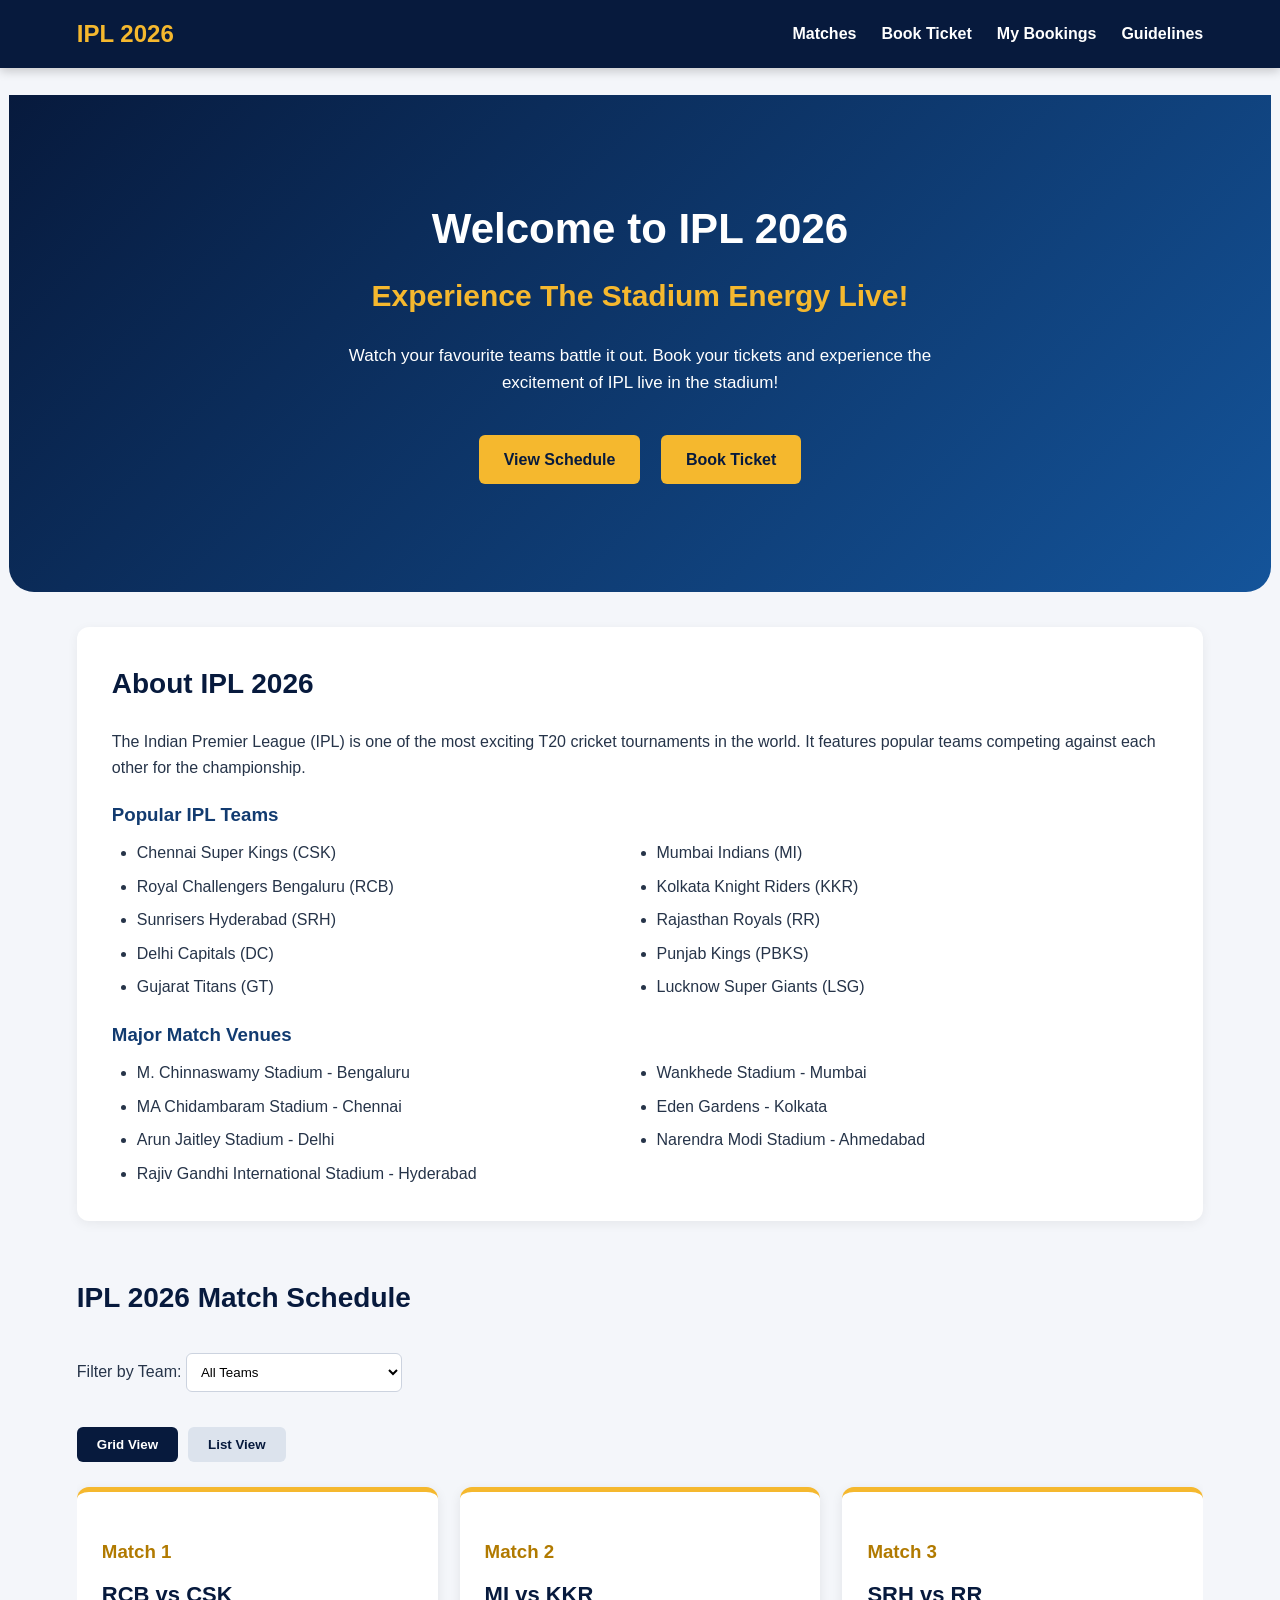
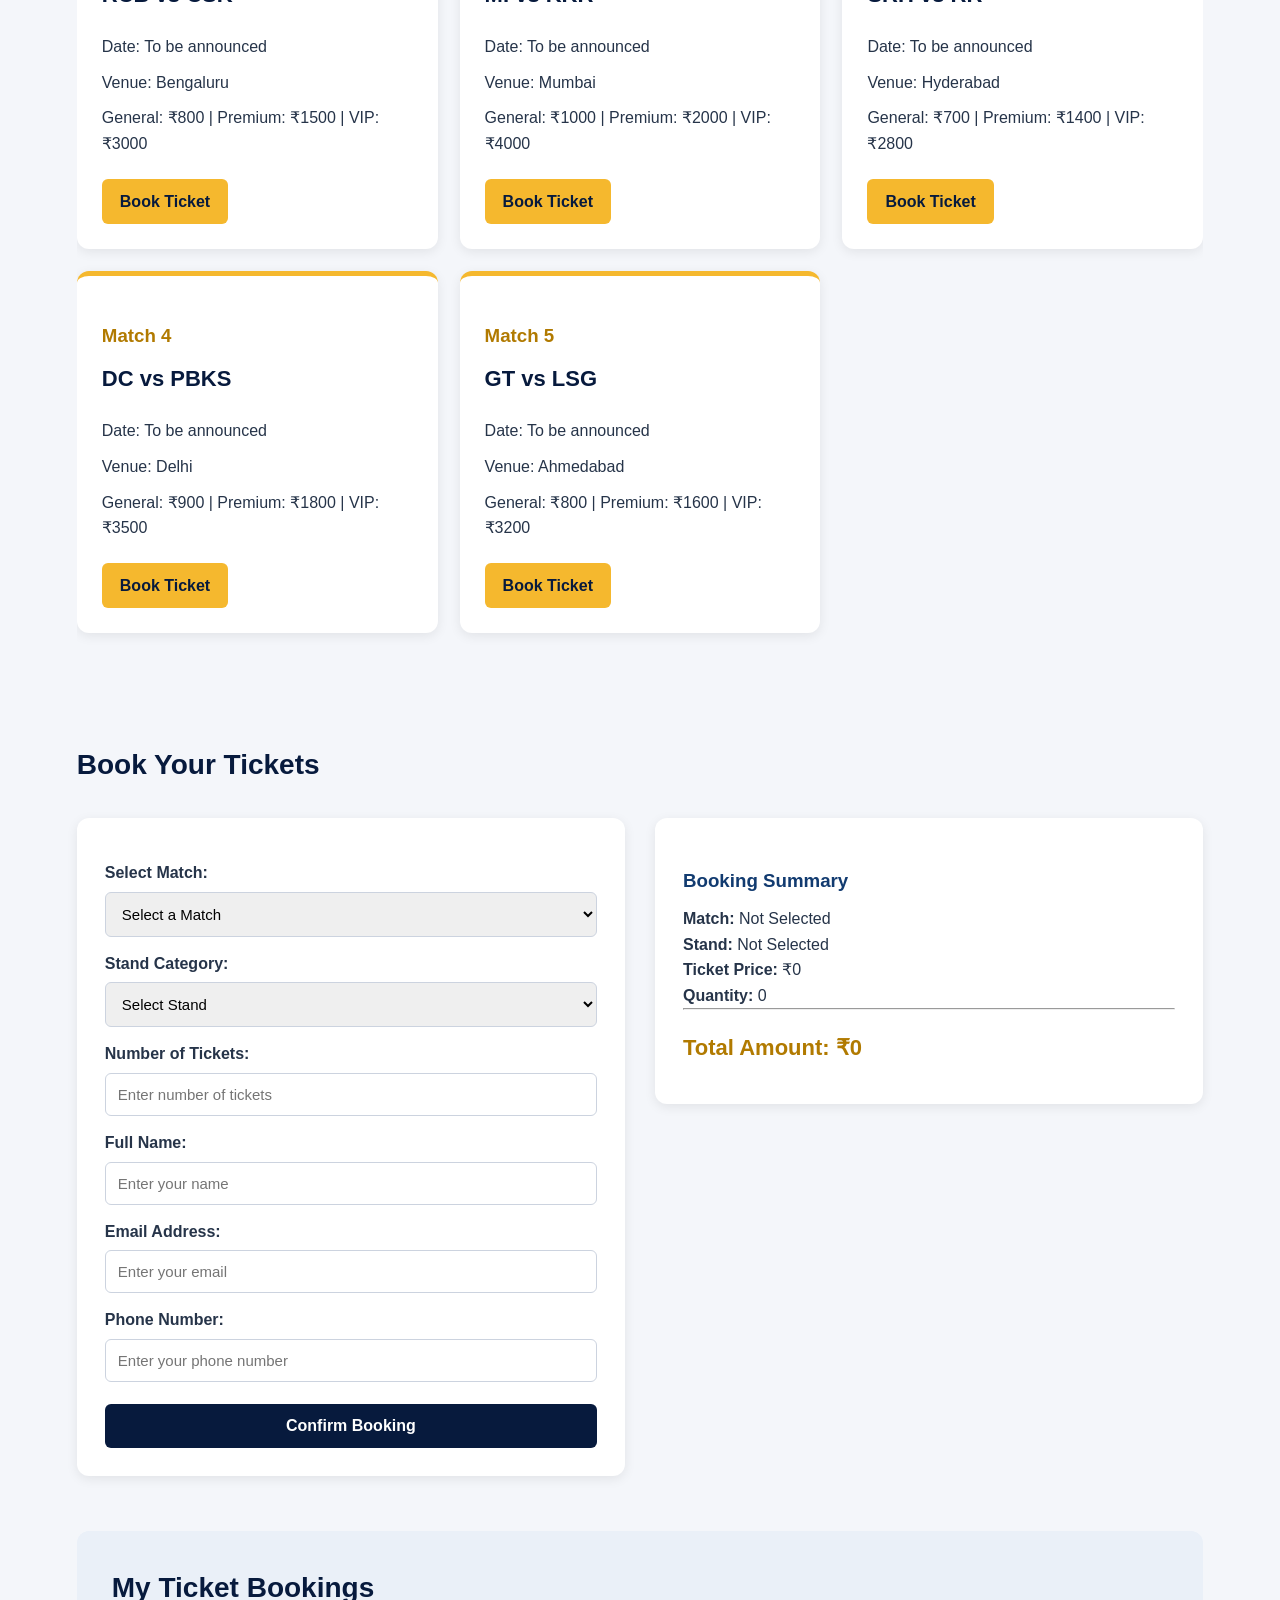
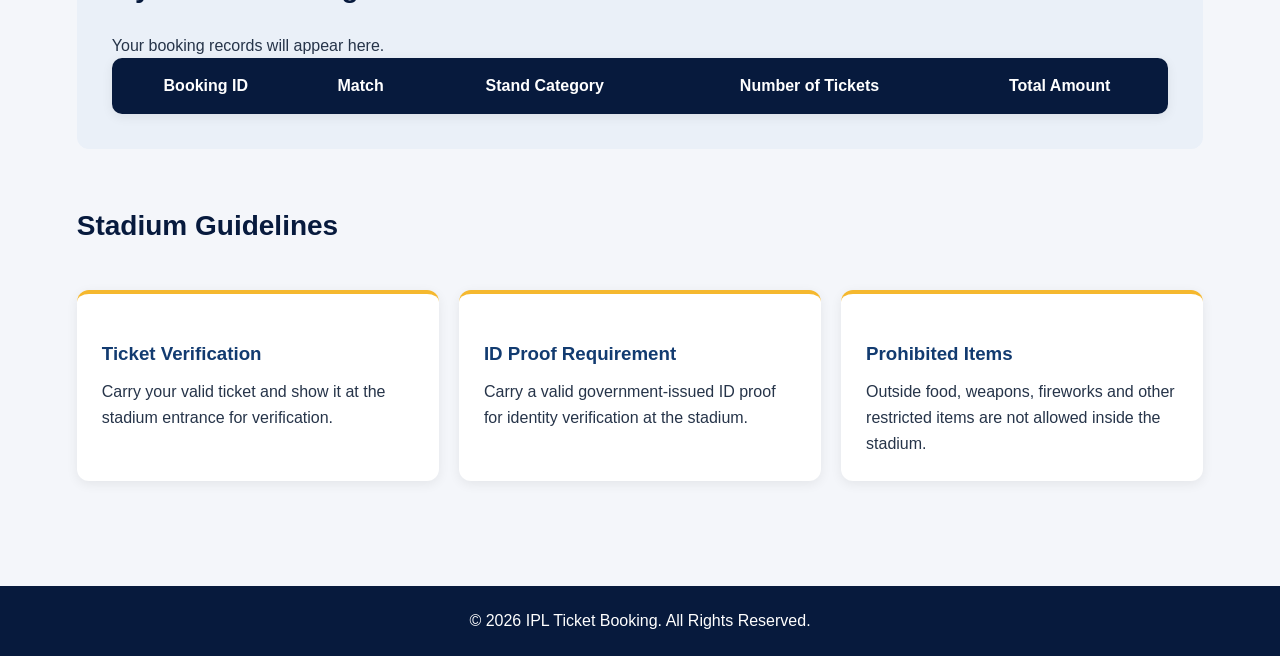
<file: index.html>
<!DOCTYPE html>
<html lang="en">

<head>
    <meta charset="UTF-8">
    <meta name="viewport" content="width=device-width, initial-scale=1.0">
    <title>IPL Ticket Booking</title>
    <link rel="stylesheet" href="styles.css">
</head>

<body>

    <!-- Navigation Bar -->
    <header>

        
        <nav>
    <h2>IPL 2026</h2>

    <button class="menu-toggle" id="menuToggle"
            aria-label="Toggle navigation"
            aria-expanded="false">
        ☰
    </button>

    <ul id="navLinks">
        <li><a href="#matches">Matches</a></li>
        <li><a href="booking.html">Book Ticket</a></li>
        <li><a href="#mybookings">My Bookings</a></li>
        <li><a href="#guidelines">Guidelines</a></li>
    </ul>
</nav>

    </header>


    <main>

        <!-- Hero Section -->
        <section id="home">

            <h1>Welcome to IPL 2026</h1>

            <h2>Experience The Stadium Energy Live!</h2>

            <p>
                Watch your favourite teams battle it out.
                Book your tickets and experience the excitement
                of IPL live in the stadium!
            </p>

            <a href="#matches">View Schedule</a>

            <a href="booking.html">Book Ticket</a>

        </section>


        <!-- About IPL Section -->
        <section id="about">

            <h2>About IPL 2026</h2>

            <p>
                The Indian Premier League (IPL) is one of the
                most exciting T20 cricket tournaments in the world.
                It features popular teams competing against each
                other for the championship.
            </p>

            <h3>Popular IPL Teams</h3>

            <ul>
                <li>Chennai Super Kings (CSK)</li>
                <li>Mumbai Indians (MI)</li>
                <li>Royal Challengers Bengaluru (RCB)</li>
                <li>Kolkata Knight Riders (KKR)</li>
                <li>Sunrisers Hyderabad (SRH)</li>
                <li>Rajasthan Royals (RR)</li>
                <li>Delhi Capitals (DC)</li>
                <li>Punjab Kings (PBKS)</li>
                <li>Gujarat Titans (GT)</li>
                <li>Lucknow Super Giants (LSG)</li>
            </ul>

            <h3>Major Match Venues</h3>

            <ul>
                <li>M. Chinnaswamy Stadium - Bengaluru</li>
                <li>Wankhede Stadium - Mumbai</li>
                <li>MA Chidambaram Stadium - Chennai</li>
                <li>Eden Gardens - Kolkata</li>
                <li>Arun Jaitley Stadium - Delhi</li>
                <li>Narendra Modi Stadium - Ahmedabad</li>
                <li>Rajiv Gandhi International Stadium - Hyderabad</li>
            </ul>

        </section>


        <!-- Match Schedule Section -->
        <section id="matches">

            <h2>IPL 2026 Match Schedule</h2>

            <!-- Team Filter -->
            <label for="teamFilter">Filter by Team:</label>

            <select id="teamFilter" name="teamFilter">

                <option value="all">All Teams</option>
                <option value="CSK">Chennai Super Kings</option>
                <option value="MI">Mumbai Indians</option>
                <option value="RCB">Royal Challengers Bengaluru</option>
                <option value="KKR">Kolkata Knight Riders</option>
                <option value="SRH">Sunrisers Hyderabad</option>
                <option value="RR">Rajasthan Royals</option>
                <option value="DC">Delhi Capitals</option>
                <option value="PBKS">Punjab Kings</option>
                <option value="GT">Gujarat Titans</option>
                <option value="LSG">Lucknow Super Giants</option>

            </select>


            <!-- Match Table -->
           <!-- Grid and List View Controls -->

<div class="view-controls">

    <button id="gridView" class="active-view">
        Grid View
    </button>

    <button id="listView">
        List View
    </button>

</div>


<!-- Match Cards Container -->

<div id="matchContainer" class="match-grid">

    <article class="match-card" data-teams="RCB CSK">
        <h3>Match 1</h3>
        <h2>RCB vs CSK</h2>
        <p>Date: To be announced</p>
        <p>Venue: Bengaluru</p>
        <p>General: ₹800 | Premium: ₹1500 | VIP: ₹3000</p>
        <a href="#booking">Book Ticket</a>
    </article>

    <article class="match-card" data-teams="MI KKR">
        <h3>Match 2</h3>
        <h2>MI vs KKR</h2>
        <p>Date: To be announced</p>
        <p>Venue: Mumbai</p>
        <p>General: ₹1000 | Premium: ₹2000 | VIP: ₹4000</p>
        <a href="#booking">Book Ticket</a>
    </article>

    <article class="match-card" data-teams="SRH RR">
        <h3>Match 3</h3>
        <h2>SRH vs RR</h2>
        <p>Date: To be announced</p>
        <p>Venue: Hyderabad</p>
        <p>General: ₹700 | Premium: ₹1400 | VIP: ₹2800</p>
        <a href="#booking">Book Ticket</a>
    </article>

    <article class="match-card" data-teams="DC PBKS">
        <h3>Match 4</h3>
        <h2>DC vs PBKS</h2>
        <p>Date: To be announced</p>
        <p>Venue: Delhi</p>
        <p>General: ₹900 | Premium: ₹1800 | VIP: ₹3500</p>
        <a href="#booking">Book Ticket</a>
    </article>

    <article class="match-card" data-teams="GT LSG">
        <h3>Match 5</h3>
        <h2>GT vs LSG</h2>
        <p>Date: To be announced</p>
        <p>Venue: Ahmedabad</p>
        <p>General: ₹800 | Premium: ₹1600 | VIP: ₹3200</p>
        <a href="#booking">Book Ticket</a>
    </article>

</div>

        </section>


        <!-- Ticket Booking Section -->
        <section id="booking">

            <h2>Book Your Tickets</h2>

            <!-- Booking Form -->
            <form>

                <label for="match">Select Match:</label>

                <select id="match" name="match" required>
                    <option value="">Select a Match</option>
                    <option value="RCB vs CSK">RCB vs CSK</option>
                    <option value="MI vs KKR">MI vs KKR</option>
                    <option value="SRH vs RR">SRH vs RR</option>
                    <option value="DC vs PBKS">DC vs PBKS</option>
                    <option value="GT vs LSG">GT vs LSG</option>
                </select>


                <br>

                <label for="stand">Stand Category:</label>

                <select id="stand" name="stand" required>
                    <option value="">Select Stand</option>
                    <option value="General">General</option>
                    <option value="Premium">Premium</option>
                    <option value="VIP">VIP</option>
                </select>


                <br>

                <label for="quantity">Number of Tickets:</label>

                <input type="number" id="quantity"
                       name="quantity" min="1" max="10"
                       placeholder="Enter number of tickets"
                       required>


                <br>

                <label for="name">Full Name:</label>

                <input type="text" id="name"
                       name="name"
                       placeholder="Enter your name"
                       required>


                <br>

                <label for="email">Email Address:</label>

                <input type="email" id="email"
                       name="email"
                       placeholder="Enter your email"
                       required>


                <br>

                <label for="phone">Phone Number:</label>

                <input type="tel" id="phone"
                       name="phone"
                       placeholder="Enter your phone number"
                       required>


                <br>

                <button type="submit">Confirm Booking</button>

            </form>


            

        
<!-- Booking Summary Card -->
<article>

    <h3>Booking Summary</h3>

    <p><strong>Match:</strong> <span id="summaryMatch">Not Selected</span></p>

    <p><strong>Stand:</strong> <span id="summaryStand">Not Selected</span></p>

    <p><strong>Ticket Price:</strong> <span id="summaryPrice">₹0</span></p>

    <p><strong>Quantity:</strong> <span id="summaryQuantity">0</span></p>

    <hr>

    <h3>Total Amount: <span id="summaryTotal">₹0</span></h3>

</article>


        </section>


        <!-- My Ticket Bookings Section -->
        <section id="mybookings">

            <h2>My Ticket Bookings</h2>

            <p>Your booking records will appear here.</p>

            <table>

                <thead>
                    <tr>
                        <th>Booking ID</th>
                        <th>Match</th>
                        <th>Stand Category</th>
                        <th>Number of Tickets</th>
                        <th>Total Amount</th>
                    </tr>
                </thead>

                <tbody>

                    <!-- Booking records will be added here in future -->

                </tbody>

            </table>

        </section>


        <!-- Guidelines Section -->
        <section id="guidelines">

            <h2>Stadium Guidelines</h2>

            <article>

                <h3>Ticket Verification</h3>

                <p>
                    Carry your valid ticket and show it at the
                    stadium entrance for verification.
                </p>

            </article>


            <article>

                <h3>ID Proof Requirement</h3>

                <p>
                    Carry a valid government-issued ID proof
                    for identity verification at the stadium.
                </p>

            </article>


            <article>

                <h3>Prohibited Items</h3>

                <p>
                    Outside food, weapons, fireworks and other
                    restricted items are not allowed inside
                    the stadium.
                </p>

            </article>

        </section>

    </main>


    <!-- Footer -->
    <footer>

        <p>
            &copy; 2026 IPL Ticket Booking.
            All Rights Reserved.
        </p>

    </footer>
<script src="app.js"></script>
</body>

</html>
</file>
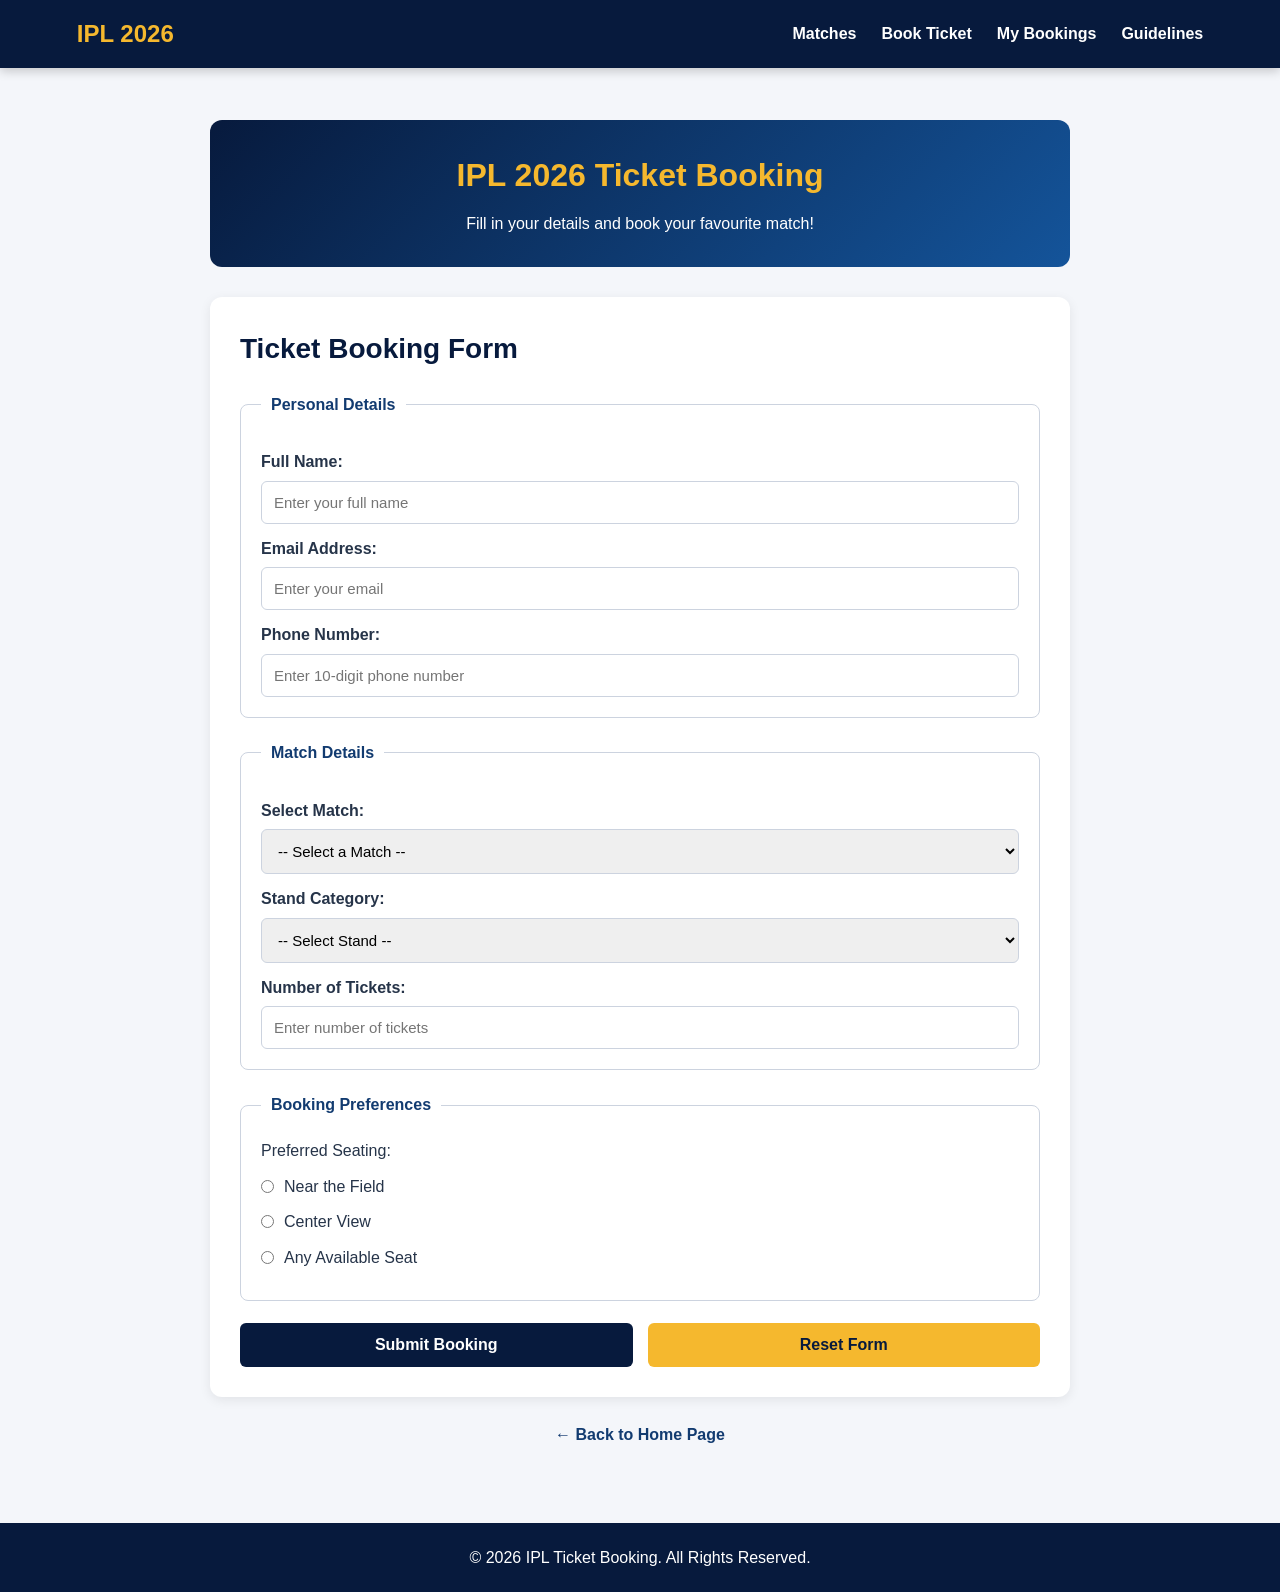
<file: booking.html>
<!DOCTYPE html>
<html lang="en">

<head>
    <meta charset="UTF-8">
    <meta name="viewport" content="width=device-width, initial-scale=1.0">
    <title>IPL 2026 - Ticket Booking</title>
    <link rel="stylesheet" href="styles.css">
</head>

<body class="booking-page">

    <!-- Navigation Bar -->
    <header>
        <nav>
            <h2>IPL 2026</h2>

            <ul>
                <li><a href="index.html#matches">Matches</a></li>
                <li><a href="booking.html">Book Ticket</a></li>
                <li><a href="index.html#mybookings">My Bookings</a></li>
                <li><a href="index.html#guidelines">Guidelines</a></li>
            </ul>
        </nav>
    </header>

    <main class="booking-main">

        <!-- Page Heading -->
        <section class="booking-heading">
            <h1>IPL 2026 Ticket Booking</h1>
            <p>Fill in your details and book your favourite match!</p>
        </section>

        <!-- Ticket Booking Form -->

        <section class="booking-form-section" id="form">

            <h2>Ticket Booking Form</h2>

            <form action="#" method="get">

                <!-- Personal Details -->
                <fieldset>
                    <legend>Personal Details</legend>

                    <label for="name">Full Name:</label>
                    <input
                        type="text"
                        id="name"
                        name="name"
                        placeholder="Enter your full name"
                        minlength="3"
                        maxlength="50"
                        required>

                    <label for="email">Email Address:</label>
                    <input
                        type="email"
                        id="email"
                        name="email"
                        placeholder="Enter your email"
                        required>

                    <label for="phone">Phone Number:</label>
                    <input
                        type="tel"
                        id="phone"
                        name="phone"
                        placeholder="Enter 10-digit phone number"
                        pattern="[0-9]{10}"
                        minlength="10"
                        maxlength="10"
                        title="Please enter a valid 10-digit phone number"
                        required>
                </fieldset>

                <!-- Match Details -->
                <fieldset>
                    <legend>Match Details</legend>

                    <label for="match">Select Match:</label>
                    <select id="match" name="match" required>
                        <option value="">-- Select a Match --</option>
                        <option value="RCB vs CSK">RCB vs CSK</option>
                        <option value="MI vs KKR">MI vs KKR</option>
                        <option value="SRH vs RR">SRH vs RR</option>
                        <option value="DC vs PBKS">DC vs PBKS</option>
                        <option value="GT vs LSG">GT vs LSG</option>
                    </select>

                    <label for="stand">Stand Category:</label>
                    <select id="stand" name="stand" required>
                        <option value="">-- Select Stand --</option>
                        <option value="General">General</option>
                        <option value="Premium">Premium</option>
                        <option value="VIP">VIP</option>
                    </select>

                    <label for="quantity">Number of Tickets:</label>
                    <input
                        type="number"
                        id="quantity"
                        name="quantity"
                        min="1"
                        max="10"
                        placeholder="Enter number of tickets"
                        required>
                </fieldset>

                <!-- Additional Preferences -->
                <fieldset>
                    <legend>Booking Preferences</legend>

                    <p>Preferred Seating:</p>

                    <div class="radio-option">
                        <input type="radio" id="nearfield"
                            name="preference" value="Near the field" required>
                        <label for="nearfield">Near the Field</label>
                    </div>

                    <div class="radio-option">
                        <input type="radio" id="center"
                            name="preference" value="Center View">
                        <label for="center">Center View</label>
                    </div>

                    <div class="radio-option">
                        <input type="radio" id="any"
                            name="preference" value="Any Available Seat">
                        <label for="any">Any Available Seat</label>
                    </div>

                </fieldset>

                <!-- Form Buttons -->
                <div class="booking-buttons">
                    <button type="submit">Submit Booking</button>
                    <button type="reset">Reset Form</button>
                </div>

            </form>

        </section>

        <p class="back-link">
            <a href="index.html">← Back to Home Page</a>
        </p>

    </main>

    <!-- Footer -->
    <footer>
        <p>
            &copy; 2026 IPL Ticket Booking.
            All Rights Reserved.
        </p>
    </footer>
<script src="app.js"></script>
</body>
</html>
</file>
<file: styles.css>
/* ==============================
   IPL TICKET BOOKING WEBSITE
   Activity 2 - CSS Styling
================================ */

/* CSS Variables */
:root {
    --primary: #071a3d;
    --secondary: #123b70;
    --accent: #f5b82e;
    --background: #f4f6fa;
    --text: #263449;
    --white: #ffffff;
}

/* General Styling */
* {
    margin: 0;
    padding: 0;
    box-sizing: border-box;
}

html {
    scroll-behavior: smooth;
    scroll-padding-top: 90px;
}

body {
    font-family: Arial, sans-serif;
    background-color: var(--background);
    color: var(--text);
    line-height: 1.6;
}

main {
    padding: 20px 6%;
}

section {
    padding: 55px 0;
}

section h2 {
    color: var(--primary);
    margin-bottom: 22px;
    font-size: 28px;
}

section h3 {
    color: var(--secondary);
    margin: 20px 0 10px;
}

/* Navigation Bar */
header {
    position: fixed;
    top: 0;
    width: 100%;
    z-index: 1000;
}

nav {
    background-color: var(--primary);
    color: var(--white);
    display: flex;
    justify-content: space-between;
    align-items: center;
    padding: 15px 6%;
    box-shadow: 0 3px 10px rgba(0, 0, 0, 0.2);
}

nav h2 {
    color: var(--accent);
}

nav ul {
    list-style: none;
    display: flex;
    gap: 25px;
}

nav ul li a {
    color: var(--white);
    text-decoration: none;
    font-weight: bold;
    transition: 0.3s;
}

nav ul li a:hover {
    color: var(--accent);
}

/* Hero Section */
#home {
    margin: 75px -6% 0;
    padding: 100px 20px;
    text-align: center;
    color: var(--white);
    background: linear-gradient(135deg, #071a3d, #14549a);
    border-radius: 0 0 25px 25px;
}

#home h1 {
    font-size: 42px;
    margin-bottom: 10px;
}

#home h2 {
    color: var(--accent);
    font-size: 30px;
}

#home p {
    max-width: 650px;
    margin: 15px auto 30px;
    font-size: 17px;
}

#home a {
    display: inline-block;
    background-color: var(--accent);
    color: var(--primary);
    padding: 12px 25px;
    margin: 8px;
    border-radius: 6px;
    text-decoration: none;
    font-weight: bold;
    transition: 0.3s;
}

#home a:hover {
    background-color: var(--white);
    transform: translateY(-3px);
}

/* About Section */
#about {
    background-color: var(--white);
    padding: 35px;
    margin-top: 35px;
    border-radius: 12px;
    box-shadow: 0 3px 12px rgba(0, 0, 0, 0.06);
}

#about p {
    margin-bottom: 20px;
}

#about ul {
    padding-left: 25px;
    display: grid;
    grid-template-columns: repeat(2, 1fr);
    gap: 8px;
}

/* Match Schedule */
#matches {
    overflow-x: auto;
}

#teamFilter {
    padding: 10px;
    border: 1px solid #ccd3df;
    border-radius: 6px;
    margin: 10px 0 20px;
    background-color: var(--white);
}

table {
    width: 100%;
    border-collapse: collapse;
    background-color: var(--white);
    border-radius: 10px;
    overflow: hidden;
    box-shadow: 0 3px 12px rgba(0, 0, 0, 0.07);
}

th {
    background-color: var(--primary);
    color: var(--white);
    padding: 15px 12px;
}

td {
    padding: 13px 12px;
    text-align: center;
    border-bottom: 1px solid #e0e5ed;
}

tbody tr:hover {
    background-color: #edf3fc;
}

td a {
    background-color: var(--accent);
    color: var(--primary);
    padding: 7px 15px;
    border-radius: 5px;
    text-decoration: none;
    font-weight: bold;
}

/* Booking Section */
#booking {
    display: grid;
    grid-template-columns: 1fr 1fr;
    gap: 30px;
    align-items: start;
}

#booking h2 {
    grid-column: 1 / -1;
    margin-bottom: 0;
}

#booking form,
#booking article {
    background-color: var(--white);
    padding: 28px;
    border-radius: 12px;
    box-shadow: 0 3px 12px rgba(0, 0, 0, 0.08);
}

#booking label {
    display: block;
    margin: 14px 0 6px;
    font-weight: bold;
}

#booking input,
#booking select {
    width: 100%;
    padding: 12px;
    border: 1px solid #ccd3df;
    border-radius: 6px;
    font-size: 15px;
}

#booking input:focus,
#booking select:focus {
    outline: 2px solid var(--accent);
    border-color: var(--accent);
}

#booking form button {
    width: 100%;
    margin-top: 22px;
    padding: 13px;
    border: none;
    border-radius: 6px;
    background-color: var(--primary);
    color: var(--white);
    font-size: 16px;
    font-weight: bold;
    cursor: pointer;
    transition: 0.3s;
}

#booking form button:hover {
    background-color: var(--secondary);
}

#booking article h3:last-child {
    color: #b17a00;
    font-size: 22px;
}

/* My Bookings */
#mybookings {
    background-color: #eaf0f8;
    padding: 35px;
    border-radius: 12px;
}

/* Guidelines Cards */
#guidelines {
    display: grid;
    grid-template-columns: repeat(3, 1fr);
    gap: 20px;
}

#guidelines h2 {
    grid-column: 1 / -1;
}

#guidelines article {
    background-color: var(--white);
    padding: 25px;
    border-radius: 12px;
    border-top: 4px solid var(--accent);
    box-shadow: 0 3px 12px rgba(0, 0, 0, 0.07);
    transition: 0.3s;
}

#guidelines article:hover {
    transform: translateY(-5px);
}

/* Footer */
footer {
    background-color: var(--primary);
    color: var(--white);
    text-align: center;
    padding: 22px;
    margin-top: 30px;
}

/* Responsive Design */
@media (max-width: 768px) {
    nav {
        flex-direction: column;
        gap: 10px;
    }

    nav ul {
        flex-wrap: wrap;
        justify-content: center;
        gap: 12px;
    }

    #home {
        padding: 70px 15px;
    }

    #home h1 {
        font-size: 30px;
    }

    #home h2 {
        font-size: 23px;
    }

    #about ul {
        grid-template-columns: 1fr;
    }

    #booking {
        grid-template-columns: 1fr;
    }

    #guidelines {
        grid-template-columns: 1fr;
    }

    table {
        min-width: 750px;
    }

    #matches {
        overflow-x: auto;
    }
}

/* =================================
   ACTIVITY 3 - BOOKING FORM PAGE
================================= */

.booking-main {
    max-width: 900px;
    margin: 100px auto 30px;
    padding: 20px;
}

.booking-heading {
    text-align: center;
    padding: 30px;
    background: linear-gradient(135deg, #071a3d, #14549a);
    color: white;
    border-radius: 12px;
}

.booking-heading h1 {
    color: #f5b82e;
    font-size: 32px;
    margin-bottom: 10px;
}

.booking-form-section {
    background: white;
    padding: 30px;
    margin-top: 30px;
    border-radius: 12px;
    box-shadow: 0 3px 12px rgba(0, 0, 0, 0.08);
}

.booking-form-section h2 {
    color: #071a3d;
    margin-bottom: 20px;
}

.booking-form-section fieldset {
    border: 1px solid #ccd3df;
    border-radius: 8px;
    padding: 20px;
    margin-bottom: 22px;
}

.booking-form-section legend {
    color: #123b70;
    font-weight: bold;
    padding: 0 10px;
}

.booking-form-section label {
    display: block;
    font-weight: bold;
    margin: 12px 0 6px;
}

.booking-form-section input:not([type="radio"]),
.booking-form-section select {
    width: 100%;
    padding: 12px;
    border: 1px solid #ccd3df;
    border-radius: 6px;
    font-size: 15px;
}

.booking-form-section input:focus,
.booking-form-section select:focus {
    outline: 2px solid #f5b82e;
    border-color: #f5b82e;
}

.radio-option {
    display: flex;
    align-items: center;
    gap: 10px;
    margin: 10px 0;
}

.booking-form-section .radio-option label {
    margin: 0;
    font-weight: normal;
}

.radio-option input {
    accent-color: #123b70;
}

.booking-buttons {
    display: flex;
    gap: 15px;
}

.booking-buttons button {
    flex: 1;
    padding: 13px;
    border: none;
    border-radius: 6px;
    background-color: #071a3d;
    color: white;
    font-size: 16px;
    font-weight: bold;
    cursor: pointer;
}

.booking-buttons button:hover {
    background-color: #123b70;
}

.booking-buttons button[type="reset"] {
    background-color: #f5b82e;
    color: #071a3d;
}

.back-link {
    text-align: center;
    margin: 25px;
}

.back-link a {
    color: #123b70;
    font-weight: bold;
    text-decoration: none;
}

@media (max-width: 768px) {
    .booking-main {
        padding: 12px;
    }

    .booking-form-section {
        padding: 18px;
    }

    .booking-buttons {
        flex-direction: column;
    }
}

/* =====================================
   ACTIVITY 8 - RESPONSIVE LAYOUT
===================================== */

/* Hamburger Menu */

.menu-toggle {
    display: none;
    background: transparent;
    color: white;
    border: none;
    font-size: 28px;
    cursor: pointer;
}

/* View Controls */

.view-controls {
    display: flex;
    gap: 10px;
    margin: 15px 0 25px;
}

.view-controls button {
    padding: 10px 20px;
    border: none;
    border-radius: 6px;
    background: #dce3ed;
    color: #071a3d;
    font-weight: bold;
    cursor: pointer;
}

.view-controls button.active-view {
    background: #071a3d;
    color: white;
}

/* Match Grid */

.match-grid {
    display: grid;
    grid-template-columns: repeat(3, 1fr);
    gap: 22px;
}

/* Match Cards */

.match-card {
    background: white;
    padding: 25px;
    border-radius: 12px;
    border-top: 5px solid var(--accent);
    box-shadow: 0 3px 12px rgba(0, 0, 0, 0.08);
    transition: 0.3s;
}

.match-card:hover {
    transform: translateY(-5px);
}

.match-card h3 {
    color: #b17a00;
    margin-bottom: 10px;
}

.match-card h2 {
    color: var(--primary);
    font-size: 22px;
}

.match-card p {
    margin: 10px 0;
}

.match-card a {
    display: inline-block;
    margin-top: 12px;
    padding: 10px 18px;
    background: var(--accent);
    color: var(--primary);
    border-radius: 6px;
    text-decoration: none;
    font-weight: bold;
}

/* List View */

.match-list {
    display: flex;
    flex-direction: column;
    gap: 16px;
}

.match-list .match-card {
    width: 100%;
}

/* Tablet Layout */

@media (max-width: 992px) {
    .match-grid {
        grid-template-columns: repeat(2, 1fr);
    }
}


/* Mobile Layout */

@media (max-width: 768px) {

    .menu-toggle {
        display: block !important;
        visibility: visible;
        color: white;
        background: transparent;
        border: none;
        font-size: 28px;
        cursor: pointer;
    }

    nav {
        flex-direction: row;
        justify-content: space-between;
        align-items: center;
        flex-wrap: wrap;
    }

    nav ul {
        display: none;
        flex-direction: column;
        width: 100%;
        gap: 15px;
        padding: 15px 0;
    }

    nav ul.show-menu {
        display: flex;
    }

    .match-grid {
        grid-template-columns: 1fr;
    }

    #guidelines {
        grid-template-columns: 1fr;
    }

    #booking {
        grid-template-columns: 1fr;
    }

    .view-controls {
        flex-wrap: wrap;
    }

 @media screen and (max-width: 768px) {

    header nav {
        display: flex;
        flex-direction: row;
        justify-content: space-between;
        align-items: center;
        padding: 15px 25px;
        flex-wrap: wrap;
    }

    header nav h2 {
        margin: 0;
        font-size: 24px;
    }

    header nav .menu-toggle {
        display: block !important;
        margin: 0;
        padding: 5px;
        font-size: 28px;
    }

}
}
</file>
